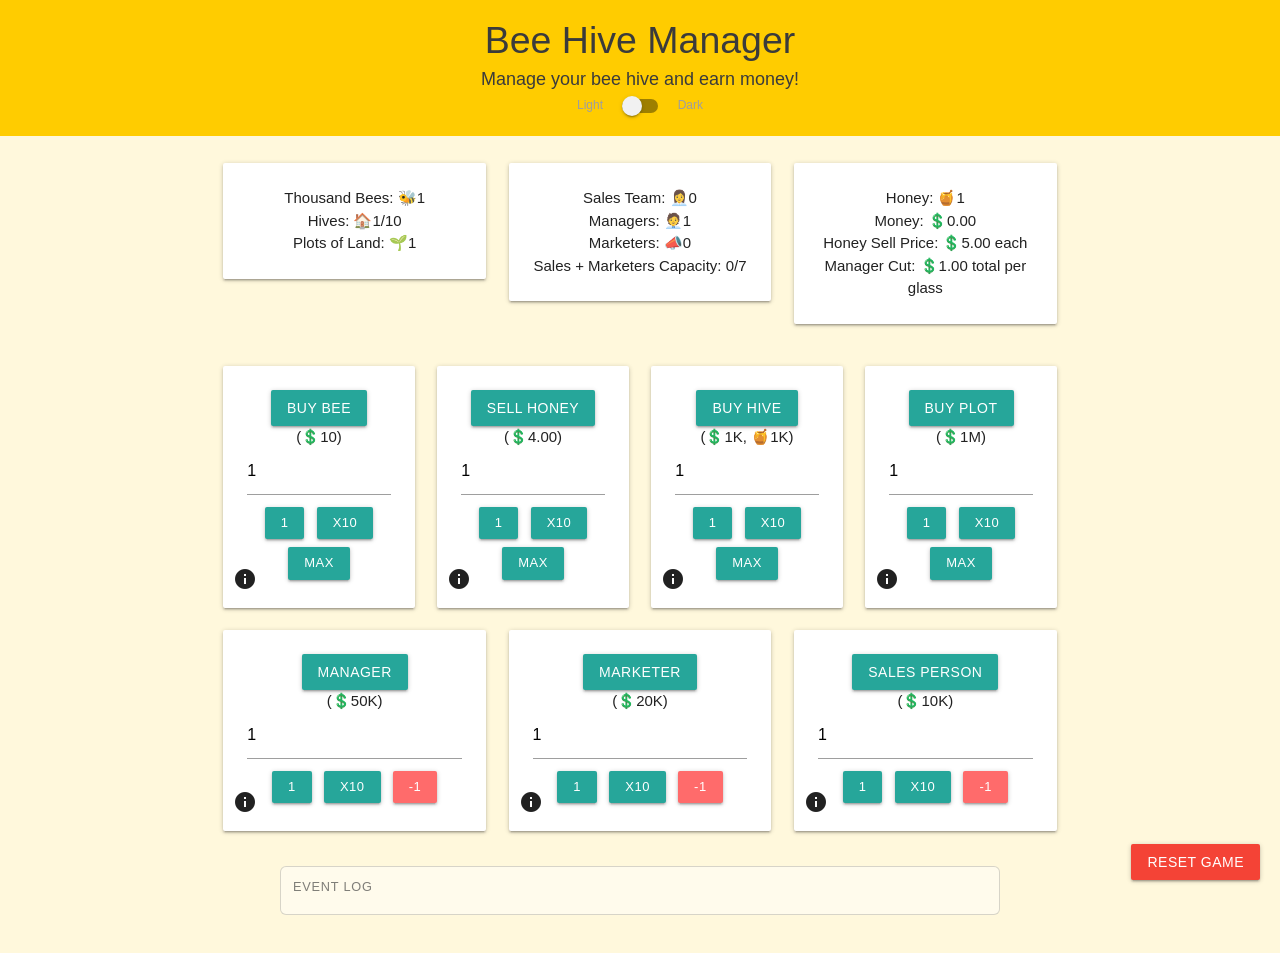
<file: index.html>
<!DOCTYPE html>
<html lang="en">

<head>
  <meta charset="UTF-8">
  <meta name="description" content="Bee Hive Idle Game">
  <meta name="keywords" content="HTML, CSS, JavaScript">
  <meta name="author" content="https://github.com/armin-l/bee-game">
  <meta name="viewport" content="width=device-width, initial-scale=1.0">
  <title>Bee Hive Manager</title>
  <link rel="stylesheet" href="bee.css">
  <link href="https://fonts.googleapis.com/icon?family=Material+Icons" rel="stylesheet">
  <link href="https://cdnjs.cloudflare.com/ajax/libs/materialize/1.0.0/css/materialize.min.css" rel="stylesheet">
</head>

<body>
  <header class="center-align">
    <h1>Bee Hive Manager</h1>
    <p>Manage your bee hive and earn money!</p>
    <div class="switch center-align">
      <label>
        Light
        <input type="checkbox" id="darkModeToggle">
        <span class="lever"></span>
        Dark
      </label>
    </div>
  </header>

  <main class="container">
    <div class="row">
      <div class="col s12 m4">
        <div class="card">
          <div class="card-content">
            <p id="beeCount">Thousand Bees: 🐝1</p>
            <p id="hiveCount">Hives: 🏠1</p>
            <p id="plotCount">Plots of Land: 🌱1</p>
          </div>
        </div>
      </div>
      <div class="col s12 m4">
        <div class="card">
          <div class="card-content">
            <p id="salesCount">Sales Team: 👩‍💼0</p>
            <p id="managerCount">Managers: 🧑‍💼1</p>
            <p id="marketerCount">Marketers: 📣0</p>
            <p id="staffCap">Sales + Marketers Capacity: 0/7</p>
          </div>
        </div>
      </div>
      <div class="col s12 m4">
        <div class="card">
          <div class="card-content">
            <p id="honeyCount">Honey: 🍯0</p>
            <p id="moneyCount">Money: 💲0</p>
            <p id="sellPrice">Honey Sell Price: 💲5.00 each</p>
            <p id="managerCut">Manager Cut: 💲1.00 total per glass</p>
          </div>
        </div>
      </div>
    </div>

    <div id="errorMessage" class="red-text center-align"></div>

    <div class="row">
      <div class="col s12 m3">
        <div class="card">
          <div class="card-content">
            <button class="btn waves-effect waves-light" onclick="buyBee()">Buy Bee</button>
            <div style="position: absolute; bottom: 10px; left: 10px;">
              <i class="material-icons tooltipped" data-tooltip="Buy bees to produce honey.">info</i>
            </div>
            <p>(💲10)</p>
            <input type="number" id="buyBeeCount" value="1" class="input-field">
            <div class="button-group">
              <button class="btn-small" onclick="setAmount('buyBeeCount', 1)">1</button>
              <button class="btn-small" onclick="multiplyAmount('buyBeeCount', 10)">x10</button>
              <button class="btn-small" onclick="multiplyAmount('buyBeeCount', 'max')">Max</button>
            </div>
          </div>
        </div>
      </div>
      <div class="col s12 m3">
        <div class="card">
          <div class="card-content">
            <button class="btn waves-effect waves-light" onclick="sellHoney()">Sell Honey</button>
            <div style="position: absolute; bottom: 10px; left: 10px;">
              <i class="material-icons tooltipped" data-tooltip="Sell honey to earn money.">info</i>
            </div>
            <p id="sellHoneyCardPrice">(💲5.00)</p>
            <input type="number" id="sellHoneyCount" value="1" class="input-field">
            <div class="button-group">
              <button class="btn-small" onclick="setAmount('sellHoneyCount', 1)">1</button>
              <button class="btn-small" onclick="multiplyAmount('sellHoneyCount', 10)">x10</button>
              <button class="btn-small" onclick="multiplyAmount('sellHoneyCount', 'max')">Max</button>
            </div>
          </div>
        </div>
      </div>
      <div class="col s12 m3">
        <div class="card">
          <div class="card-content">
            <button class="btn waves-effect waves-light" onclick="buyHive()">Buy Hive</button>
            <div style="position: absolute; bottom: 10px; left: 10px;">
              <i class="material-icons tooltipped" data-tooltip="Buy hives to house more bees.">info</i>
            </div>
            <p>(💲1K, 🍯1K)</p>
            <input type="number" id="buyHiveCount" value="1" class="input-field">
            <div class="button-group">
              <button class="btn-small" onclick="setAmount('buyHiveCount', 1)">1</button>
              <button class="btn-small" onclick="multiplyAmount('buyHiveCount', 10)">x10</button>
              <button class="btn-small" onclick="multiplyAmount('buyHiveCount', 'max')">Max</button>
            </div>
          </div>
        </div>
      </div>
      <div class="col s12 m3">
        <div class="card">
          <div class="card-content">
            <button class="btn waves-effect waves-light" onclick="buyPlot()">Buy Plot</button>
            <div style="position: absolute; bottom: 10px; left: 10px;">
              <i class="material-icons tooltipped"
                data-tooltip="Buy more land to support up to 10 additional hives per plot.">info</i>
            </div>
            <p>(💲1M)</p>
            <input type="number" id="buyPlotCount" value="1" class="input-field">
            <div class="button-group">
              <button class="btn-small" onclick="setAmount('buyPlotCount', 1)">1</button>
              <button class="btn-small" onclick="multiplyAmount('buyPlotCount', 10)">x10</button>
              <button class="btn-small" onclick="multiplyAmount('buyPlotCount', 'max')">Max</button>
            </div>
          </div>
        </div>
      </div>

      <div class="col s12 m3">
        <div class="card">
          <div class="card-content">
            <button class="btn waves-effect waves-light" onclick="buyManager()">Manager</button>
            <div style="position: absolute; bottom: 10px; left: 10px;">
              <i class="material-icons tooltipped"
                data-tooltip="Managers increase staffing capacity and take a cut on each honey sold.">info</i>
            </div>
            <p>(💲50K)</p>
            <input type="number" id="buyManagerCount" value="1" class="input-field">
            <div class="button-group">
              <button class="btn-small" onclick="setAmount('buyManagerCount', 1)">1</button>
              <button class="btn-small" onclick="multiplyAmount('buyManagerCount', 10)">x10</button>
              <button class="btn-small reduce-btn" onclick="reduceManager()">-1</button>
            </div>
          </div>
        </div>
      </div>
      <div class="col s12 m3">
        <div class="card">
          <div class="card-content">
            <button class="btn waves-effect waves-light" onclick="buyMarketer()">Marketer</button>
            <div style="position: absolute; bottom: 10px; left: 10px;">
              <i class="material-icons tooltipped"
                data-tooltip="Each marketer increases honey sale price by 5%.">info</i>
            </div>
            <p>(💲20K)</p>
            <input type="number" id="buyMarketerCount" value="1" class="input-field">
            <div class="button-group">
              <button class="btn-small" onclick="setAmount('buyMarketerCount', 1)">1</button>
              <button class="btn-small" onclick="multiplyAmount('buyMarketerCount', 10)">x10</button>
              <button class="btn-small reduce-btn" onclick="reduceMarketer()">-1</button>
            </div>
          </div>
        </div>
      </div>
      <div class="col s12 m3">
        <div class="card">
          <div class="card-content">
            <button class="btn waves-effect waves-light" onclick="buySales()">Sales Person</button>
            <div style="position: absolute; bottom: 10px; left: 10px;">
              <i class="material-icons tooltipped" data-tooltip="Hire salespeople to boost honey sales.">info</i>
            </div>
            <p>(💲10K)</p>
            <input type="number" id="buySalesCount" value="1" class="input-field">
            <div class="button-group">
              <button class="btn-small" onclick="setAmount('buySalesCount', 1)">1</button>
              <button class="btn-small" onclick="multiplyAmount('buySalesCount', 10)">x10</button>
              <button class="btn-small reduce-btn" onclick="reduceSales()">-1</button>
            </div>
          </div>
        </div>
      </div>
    </div>

    <div id="eventLog" class="event-log" aria-live="polite">
      <p class="event-log-title">Event Log</p>
      <ul id="eventLogList" class="event-log-list"></ul>
    </div>
  </main>

  <button id="resetGameButton" class="btn waves-effect waves-light red">Reset Game</button>

  <script src="https://cdnjs.cloudflare.com/ajax/libs/materialize/1.0.0/js/materialize.min.js"></script>
  <script src="bee.js"></script>
</body>

</html>
</file>
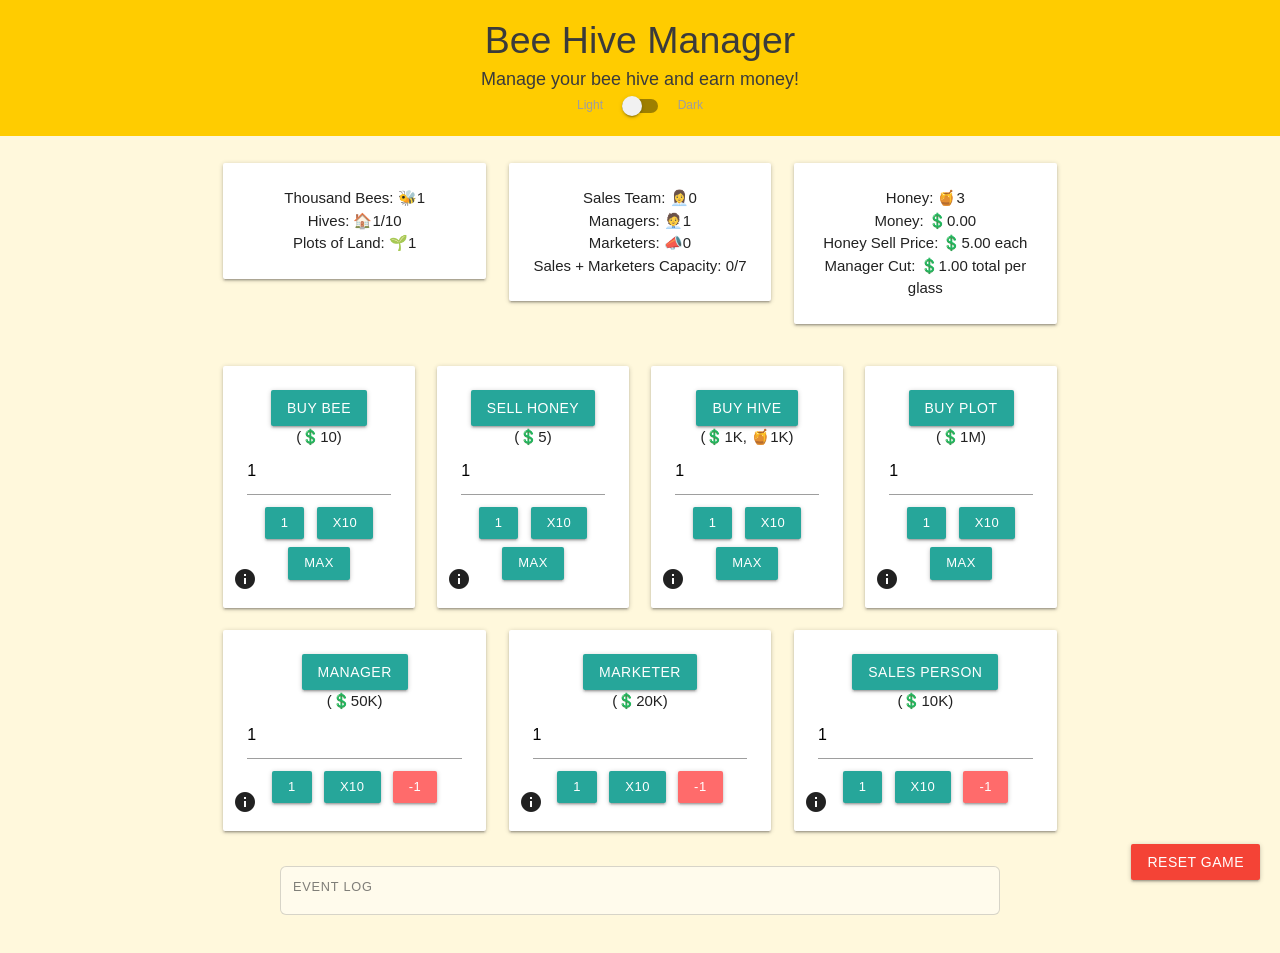
<file: bee.html>
<!DOCTYPE html>
<html lang="en">

<head>
  <meta charset="UTF-8">
  <meta name="description" content="Bee Hive Idle Game">
  <meta name="keywords" content="HTML, CSS, JavaScript">
  <meta name="author" content="https://github.com/armin-l/bee-game">
  <meta name="viewport" content="width=device-width, initial-scale=1.0">
  <title>Bee Hive Manager</title>
  <link rel="stylesheet" href="bee.css">
  <link href="https://fonts.googleapis.com/icon?family=Material+Icons" rel="stylesheet">
  <link href="https://cdnjs.cloudflare.com/ajax/libs/materialize/1.0.0/css/materialize.min.css" rel="stylesheet">
</head>

<body>
  <header class="center-align">
    <h1>Bee Hive Manager</h1>
    <p>Manage your bee hive and earn money!</p>
    <div class="switch center-align">
      <label>
        Light
        <input type="checkbox" id="darkModeToggle">
        <span class="lever"></span>
        Dark
      </label>
    </div>
  </header>

  <main class="container">
    <div class="row">
      <div class="col s12 m4">
        <div class="card">
          <div class="card-content">
            <p id="beeCount">Thousand Bees: 🐝1</p>
            <p id="hiveCount">Hives: 🏠1</p>
            <p id="plotCount">Plots of Land: 🌱1</p>
          </div>
        </div>
      </div>
      <div class="col s12 m4">
        <div class="card">
          <div class="card-content">
            <p id="salesCount">Sales Team: 👩‍💼0</p>
            <p id="managerCount">Managers: 🧑‍💼1</p>
            <p id="marketerCount">Marketers: 📣0</p>
            <p id="staffCap">Sales + Marketers Capacity: 0/7</p>
          </div>
        </div>
      </div>
      <div class="col s12 m4">
        <div class="card">
          <div class="card-content">
            <p id="honeyCount">Honey: 🍯0</p>
            <p id="moneyCount">Money: 💲0</p>
            <p id="sellPrice">Honey Sell Price: 💲5.00 each</p>
            <p id="managerCut">Manager Cut: 💲1.00 total per glass</p>
          </div>
        </div>
      </div>
    </div>

    <div id="errorMessage" class="red-text center-align"></div>

    <div class="row">
      <div class="col s12 m3">
        <div class="card">
          <div class="card-content">
            <button class="btn waves-effect waves-light" onclick="buyBee()">Buy Bee</button>
            <div style="position: absolute; bottom: 10px; left: 10px;">
              <i class="material-icons tooltipped" data-tooltip="Buy bees to produce honey.">info</i>
            </div>
            <p>(💲10)</p>
            <input type="number" id="buyBeeCount" value="1" class="input-field">
            <div class="button-group">
              <button class="btn-small" onclick="setAmount('buyBeeCount', 1)">1</button>
              <button class="btn-small" onclick="multiplyAmount('buyBeeCount', 10)">x10</button>
              <button class="btn-small" onclick="multiplyAmount('buyBeeCount', 'max')">Max</button>
            </div>
          </div>
        </div>
      </div>
      <div class="col s12 m3">
        <div class="card">
          <div class="card-content">
            <button class="btn waves-effect waves-light" onclick="sellHoney()">Sell Honey</button>
            <div style="position: absolute; bottom: 10px; left: 10px;">
              <i class="material-icons tooltipped" data-tooltip="Sell honey to earn money.">info</i>
            </div>
            <p>(💲5)</p>
            <input type="number" id="sellHoneyCount" value="1" class="input-field">
            <div class="button-group">
              <button class="btn-small" onclick="setAmount('sellHoneyCount', 1)">1</button>
              <button class="btn-small" onclick="multiplyAmount('sellHoneyCount', 10)">x10</button>
              <button class="btn-small" onclick="multiplyAmount('sellHoneyCount', 'max')">Max</button>
            </div>
          </div>
        </div>
      </div>
      <div class="col s12 m3">
        <div class="card">
          <div class="card-content">
            <button class="btn waves-effect waves-light" onclick="buyHive()">Buy Hive</button>
            <div style="position: absolute; bottom: 10px; left: 10px;">
              <i class="material-icons tooltipped" data-tooltip="Buy hives to house more bees.">info</i>
            </div>
            <p>(💲1K, 🍯1K)</p>
            <input type="number" id="buyHiveCount" value="1" class="input-field">
            <div class="button-group">
              <button class="btn-small" onclick="setAmount('buyHiveCount', 1)">1</button>
              <button class="btn-small" onclick="multiplyAmount('buyHiveCount', 10)">x10</button>
              <button class="btn-small" onclick="multiplyAmount('buyHiveCount', 'max')">Max</button>
            </div>
          </div>
        </div>
      </div>
      <div class="col s12 m3">
        <div class="card">
          <div class="card-content">
            <button class="btn waves-effect waves-light" onclick="buyPlot()">Buy Plot</button>
            <div style="position: absolute; bottom: 10px; left: 10px;">
              <i class="material-icons tooltipped"
                data-tooltip="Buy more land to support up to 10 additional hives per plot.">info</i>
            </div>
            <p>(💲1M)</p>
            <input type="number" id="buyPlotCount" value="1" class="input-field">
            <div class="button-group">
              <button class="btn-small" onclick="setAmount('buyPlotCount', 1)">1</button>
              <button class="btn-small" onclick="multiplyAmount('buyPlotCount', 10)">x10</button>
              <button class="btn-small" onclick="multiplyAmount('buyPlotCount', 'max')">Max</button>
            </div>
          </div>
        </div>
      </div>

      <div class="col s12 m3">
        <div class="card">
          <div class="card-content">
            <button class="btn waves-effect waves-light" onclick="buyManager()">Manager</button>
            <div style="position: absolute; bottom: 10px; left: 10px;">
              <i class="material-icons tooltipped"
                data-tooltip="Managers increase staffing capacity and take a cut on each honey sold.">info</i>
            </div>
            <p>(💲50K)</p>
            <input type="number" id="buyManagerCount" value="1" class="input-field">
            <div class="button-group">
              <button class="btn-small" onclick="setAmount('buyManagerCount', 1)">1</button>
              <button class="btn-small" onclick="multiplyAmount('buyManagerCount', 10)">x10</button>
              <button class="btn-small reduce-btn" onclick="reduceManager()">-1</button>
            </div>
          </div>
        </div>
      </div>
      <div class="col s12 m3">
        <div class="card">
          <div class="card-content">
            <button class="btn waves-effect waves-light" onclick="buyMarketer()">Marketer</button>
            <div style="position: absolute; bottom: 10px; left: 10px;">
              <i class="material-icons tooltipped"
                data-tooltip="Each marketer increases honey sale price by 5%.">info</i>
            </div>
            <p>(💲20K)</p>
            <input type="number" id="buyMarketerCount" value="1" class="input-field">
            <div class="button-group">
              <button class="btn-small" onclick="setAmount('buyMarketerCount', 1)">1</button>
              <button class="btn-small" onclick="multiplyAmount('buyMarketerCount', 10)">x10</button>
              <button class="btn-small reduce-btn" onclick="reduceMarketer()">-1</button>
            </div>
          </div>
        </div>
      </div>
      <div class="col s12 m3">
        <div class="card">
          <div class="card-content">
            <button class="btn waves-effect waves-light" onclick="buySales()">Sales Person</button>
            <div style="position: absolute; bottom: 10px; left: 10px;">
              <i class="material-icons tooltipped" data-tooltip="Hire salespeople to boost honey sales.">info</i>
            </div>
            <p>(💲10K)</p>
            <input type="number" id="buySalesCount" value="1" class="input-field">
            <div class="button-group">
              <button class="btn-small" onclick="setAmount('buySalesCount', 1)">1</button>
              <button class="btn-small" onclick="multiplyAmount('buySalesCount', 10)">x10</button>
              <button class="btn-small reduce-btn" onclick="reduceSales()">-1</button>
            </div>
          </div>
        </div>
      </div>
    </div>

    <div id="eventLog" class="event-log" aria-live="polite">
      <p class="event-log-title">Event Log</p>
      <ul id="eventLogList" class="event-log-list"></ul>
    </div>
  </main>

  <button id="resetGameButton" class="btn waves-effect waves-light red">Reset Game</button>

  <script src="https://cdnjs.cloudflare.com/ajax/libs/materialize/1.0.0/js/materialize.min.js"></script>
  <script src="bee.js"></script>
</body>

</html>
</file>
<file: bee.css>
/* General Styles */
body {
    font-family: 'Roboto', sans-serif;
    text-align: center;
    margin: 0;
    padding: 0;
    background-color: #fff8dc; /* Light yellow for bee theme */
}

/* Dark Mode Styles */
body.dark-mode {
    background-color: #121212; /* Dark background */
    color: #FFFFFF; /* Light text */
}

body.dark-mode a {
    color: #BB86FC; /* Light purple for links */
}

body.dark-mode button {
    background-color: #333333; /* Dark button background */
    color: #FFFFFF; /* Light button text */
}

body.dark-mode button:hover {
    background-color: #444444; /* Slightly lighter hover effect */
}

body.dark-mode input {
    background-color: #333333; /* Dark input background */
    color: #FFFFFF; /* Light input text */
    border: 1px solid #555555; /* Darker border */
}

body.dark-mode #errorMessage {
    color: #FF6F61; /* Light red for error messages */
    border: 1px solid #FF6F61; /* Matching light red border */
}

body.dark-mode .event-log {
  border-color: rgba(255, 255, 255, 0.18);
  background: rgba(30, 30, 30, 0.45);
}

body.dark-mode .event-log-title {
  color: rgba(255, 255, 255, 0.62);
}

body.dark-mode .event-log-list li {
  color: rgba(255, 255, 255, 0.78);
  border-top-color: rgba(255, 255, 255, 0.1);
}

body.dark-mode .event-log-time {
  color: rgba(255, 255, 255, 0.48);
}

/* Header */
header {
  background-color: #ffcc00; /* Bright yellow for header */
  color: #3b3b3b; /* Dark brown for text */
  padding: 20px 0;
}


.event-log {
  max-width: 720px;
  margin: 12px auto 18px;
  padding: 10px 12px;
  text-align: left;
  border: 1px solid rgba(59, 59, 59, 0.2);
  border-radius: 6px;
  background: rgba(255, 255, 255, 0.45);
}

.event-log-title {
  margin: 0 0 8px;
  font-size: 0.85rem;
  letter-spacing: 0.06em;
  text-transform: uppercase;
  color: rgba(59, 59, 59, 0.65);
}

.event-log-list {
  margin: 0;
  padding-left: 0;
  list-style: none;
}

.event-log-list li {
  margin: 0;
  padding: 4px 0;
  font-size: 0.86rem;
  color: rgba(59, 59, 59, 0.75);
  border-top: 1px solid rgba(59, 59, 59, 0.08);
}

.event-log-list li:first-child {
  border-top: none;
}

.event-log-time {
  margin-right: 8px;
  font-size: 0.76rem;
  color: rgba(59, 59, 59, 0.5);
}
header h1 {
  font-size: 2.5rem;
  margin: 0;
}

header p {
  font-size: 1.2rem;
  margin: 5px 0 0;
}

/* Cards */
.card {
  margin: 15px auto;
  box-shadow: 0 4px 6px rgba(0, 0, 0, 0.1);
}

body.dark-mode .card {
  background-color: #1E1E1E; /* Dark background for cards */
  color: #FFFFFF; /* Light text for readability */
  box-shadow: 0 4px 6px rgba(0, 0, 0, 0.5); /* Adjusted shadow for dark mode */
}

.card-title {
  font-size: 1.5rem;
  color: #ffcc00; /* Bright yellow for card titles */
  margin-bottom: 10px;
}

/* Buttons */
button, .btn-small {
  font-size: 0.8rem; /* Smaller font for compact buttons */
  padding: 4px 8px; /* Reduced padding for uniform size */
  margin: 4px; /* Smaller margin */
  background-color: #ffcc00; /* Bright yellow for buttons */
  color: white;
  border-radius: 4px; /* Slight rounding for a modern look */
  border: none; /* Remove border for a cleaner appearance */
  cursor: pointer; /* Pointer cursor for better UX */
}

button:hover {
  background-color: #d4a017; /* Golden brown for hover effect */
}

button:hover {
  background-color: #d4a017; /* Golden brown for hover effect */
}

/* Reduce Buttons (-1) */
button.reduce-btn {
  background-color: #FF6B6B; /* Red for reduce buttons in light mode */
  color: white;
}

button.reduce-btn:hover {
  background-color: #CC5555; /* Darker red on hover */
}

body.dark-mode button.reduce-btn {
  background-color: #FF8A80; /* Lighter red for dark mode */
  color: white;
}

body.dark-mode button.reduce-btn:hover {
  background-color: #FF6E6E; /* Darker red on hover in dark mode */
}

/* Inputs */
input {
  width: 80px;
  padding: 5px;
  margin-top: 10px;
  border: 1px solid #ccc;
  border-radius: 4px;
}

/* Error Message */
#errorMessage {
  display: none;
  color: #8b0000; /* Dark red for error messages */
  border: 1px solid #8b0000; /* Matching dark red border */
  padding: 10px;
  width: 250px;
  margin: 10px auto;
  border-radius: 4px;
}

/* Grid System */
.container {
  max-width: 1200px;
  margin: 0 auto;
  padding: 20px;
}

.row {
  display: flex;
  flex-wrap: wrap;
  margin: 0 -10px;
}

.col {
  padding: 10px;
  flex: 1;
}

.col.s12 {
  flex-basis: 100%;
}

.col.m6 {
  flex-basis: 50%;
}

.col.m4 {
  flex-basis: 33.3333%;
}

.col.m3 {
  flex-basis: 25%;
}

/* Media Queries */
@media (max-width: 768px) {
  .col.m4 {
    flex-basis: 100%;
  }

  .col.m6 {
    flex-basis: 100%;
  }

  .col.m3 {
    flex-basis: 50%;
  }
}

@media (max-width: 480px) {
  .col.m3 {
    flex-basis: 100%;
  }
}

#resetGameButton {
  position: fixed;
  right: 20px;
  bottom: 20px;
  z-index: 1000;
}

@media (max-width: 480px) {
  #resetGameButton {
    right: 12px;
    bottom: 12px;
  }
}
</file>
